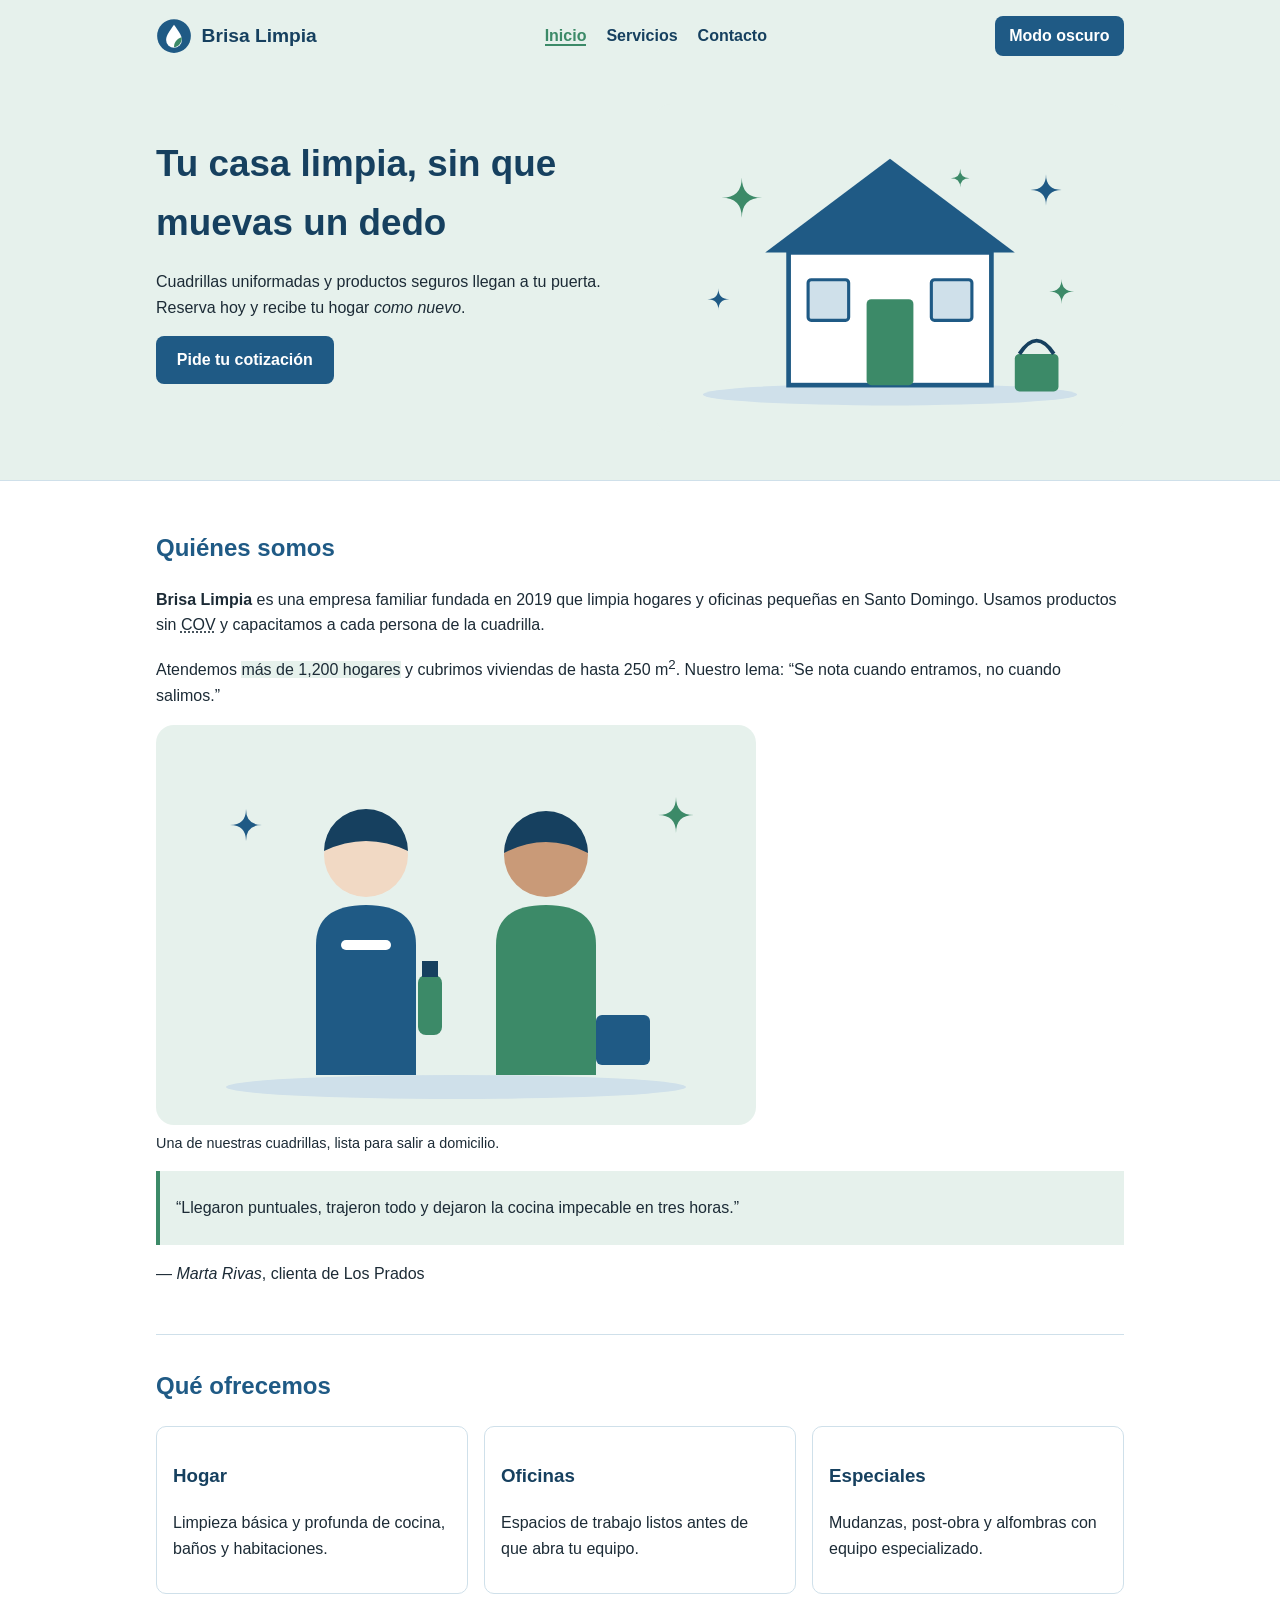
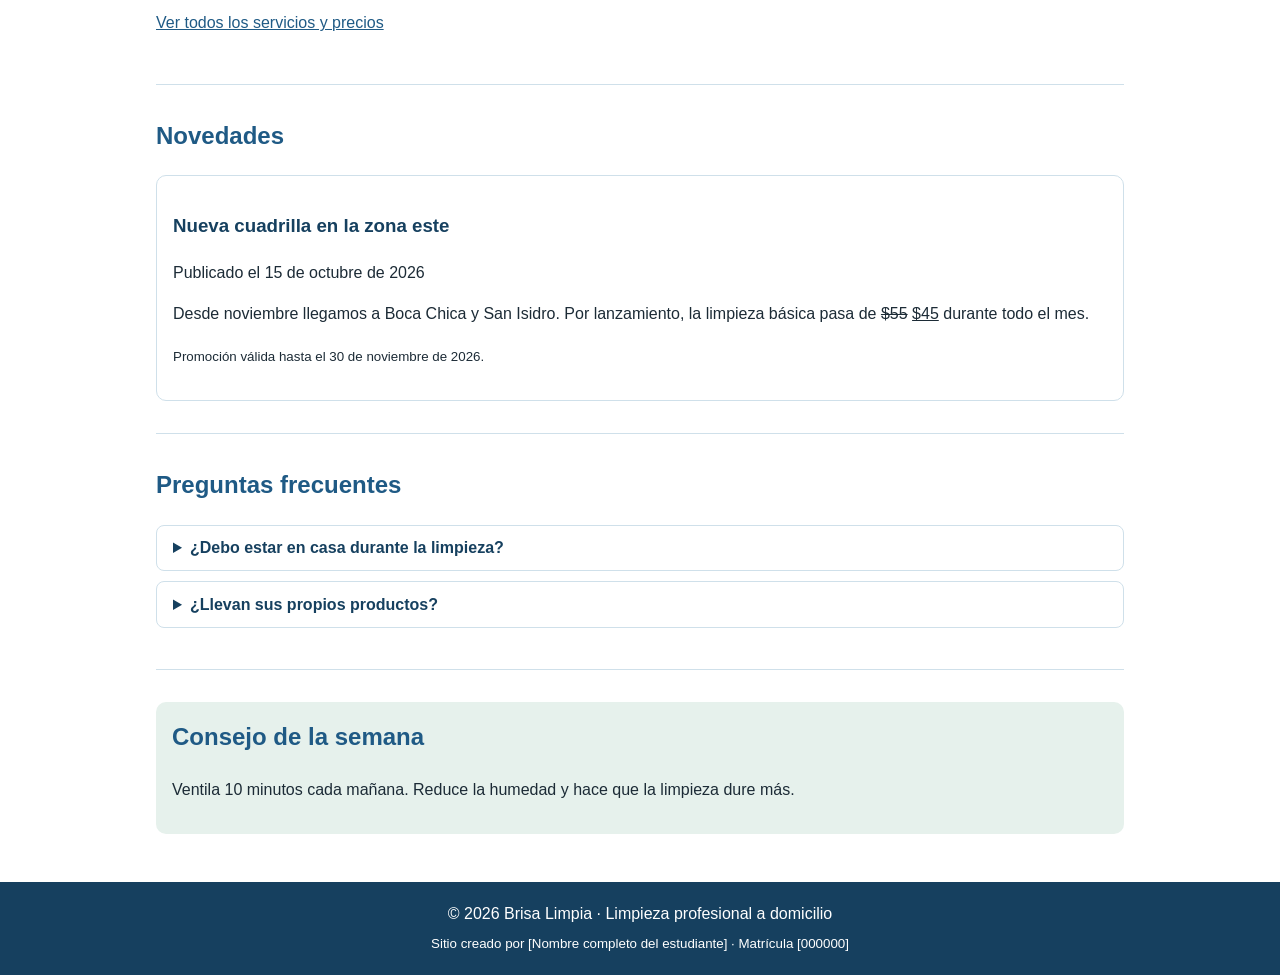
<file: index.html>
<!DOCTYPE html>
<html lang="es">
<head>
<meta charset="UTF-8">
<meta name="viewport" content="width=device-width, initial-scale=1">
<title>Brisa Limpia · Limpieza profesional a domicilio</title>
<meta name="description" content="Limpieza profesional de hogares y oficinas pequeñas a domicilio en Santo Domingo, con cuadrillas capacitadas y productos seguros.">
<link rel="icon" href="img/logo.svg" type="image/svg+xml">
<link rel="stylesheet" href="style.css">
<script src="app.js" defer></script>
</head>
<body>
<header>
<div class="barra">
<a class="marca" href="index.html"><img src="img/logo.svg" alt="Logotipo de Brisa Limpia: una gota blanca con una hoja verde sobre círculo azul" width="36" height="36">Brisa Limpia</a>
<nav aria-label="Principal">
<ul>
<li><a href="index.html">Inicio</a></li>
<li><a href="servicios.html">Servicios</a></li>
<li><a href="contacto.html">Contacto</a></li>
</ul>
</nav>
</div>
<div class="portada">
<div>
<h1>Tu casa limpia, sin que muevas un dedo</h1>
<p>Cuadrillas uniformadas y productos seguros llegan a tu puerta. Reserva hoy y recibe tu hogar <em>como nuevo</em>.</p>
<p><a class="boton" href="contacto.html">Pide tu cotización</a></p>
</div>
<img src="img/hero.svg" alt="Casa de tejado azul con puerta verde, destellos de limpieza y un cubo junto a la entrada" width="600" height="420">
</div>
</header>
<main>
<section id="quienes">
<h2>Quiénes somos</h2>
<p><strong>Brisa Limpia</strong> es una empresa familiar fundada en 2019 que limpia hogares y oficinas pequeñas en Santo Domingo. Usamos productos sin <abbr title="compuestos orgánicos volátiles">COV</abbr> y capacitamos a cada persona de la cuadrilla.</p>
<p>Atendemos <mark>más de 1,200 hogares</mark> y cubrimos viviendas de hasta 250 m<sup>2</sup>. Nuestro lema: <q>Se nota cuando entramos, no cuando salimos.</q></p>
<figure>
<img src="img/equipo.svg" alt="Dos integrantes de la cuadrilla con uniforme azul y verde, una con un rociador de limpieza" width="600" height="400">
<figcaption>Una de nuestras cuadrillas, lista para salir a domicilio.</figcaption>
</figure>
<blockquote>
<p>Llegaron puntuales, trajeron todo y dejaron la cocina impecable en tres horas.</p>
</blockquote>
<p>— <cite>Marta Rivas</cite>, clienta de Los Prados</p>
</section>
<section id="ofrecemos">
<h2>Qué ofrecemos</h2>
<ul class="tarjetas">
<li><h3>Hogar</h3><p>Limpieza básica y profunda de cocina, baños y habitaciones.</p></li>
<li><h3>Oficinas</h3><p>Espacios de trabajo listos antes de que abra tu equipo.</p></li>
<li><h3>Especiales</h3><p>Mudanzas, post-obra y alfombras con equipo especializado.</p></li>
</ul>
<p><a href="servicios.html">Ver todos los servicios y precios</a></p>
</section>
<section id="novedades">
<h2>Novedades</h2>
<article>
<h3>Nueva cuadrilla en la zona este</h3>
<p>Publicado el <time datetime="2026-10-15">15 de octubre de 2026</time></p>
<p>Desde noviembre llegamos a Boca Chica y San Isidro. Por lanzamiento, la limpieza básica pasa de <del>$55</del> <ins>$45</ins> durante todo el mes.</p>
<p><small>Promoción válida hasta el 30 de noviembre de 2026.</small></p>
</article>
</section>
<section id="preguntas">
<h2>Preguntas frecuentes</h2>
<details>
<summary>¿Debo estar en casa durante la limpieza?</summary>
<p>No es obligatorio. Puedes dejarnos acceso con un portero o un familiar.</p>
</details>
<details>
<summary>¿Llevan sus propios productos?</summary>
<p>Sí, traemos productos, aspiradora y paños de microfibra. Tú no pones nada.</p>
</details>
</section>
<aside>
<h2>Consejo de la semana</h2>
<p>Ventila 10 minutos cada mañana. Reduce la humedad y hace que la limpieza dure más.</p>
</aside>
</main>
<footer>
<p>&copy; 2026 Brisa Limpia · Limpieza profesional a domicilio</p>
<p><small>Sitio creado por [Nombre completo del estudiante] · Matrícula [000000]</small></p>
</footer>
</body>
</html>
</file>
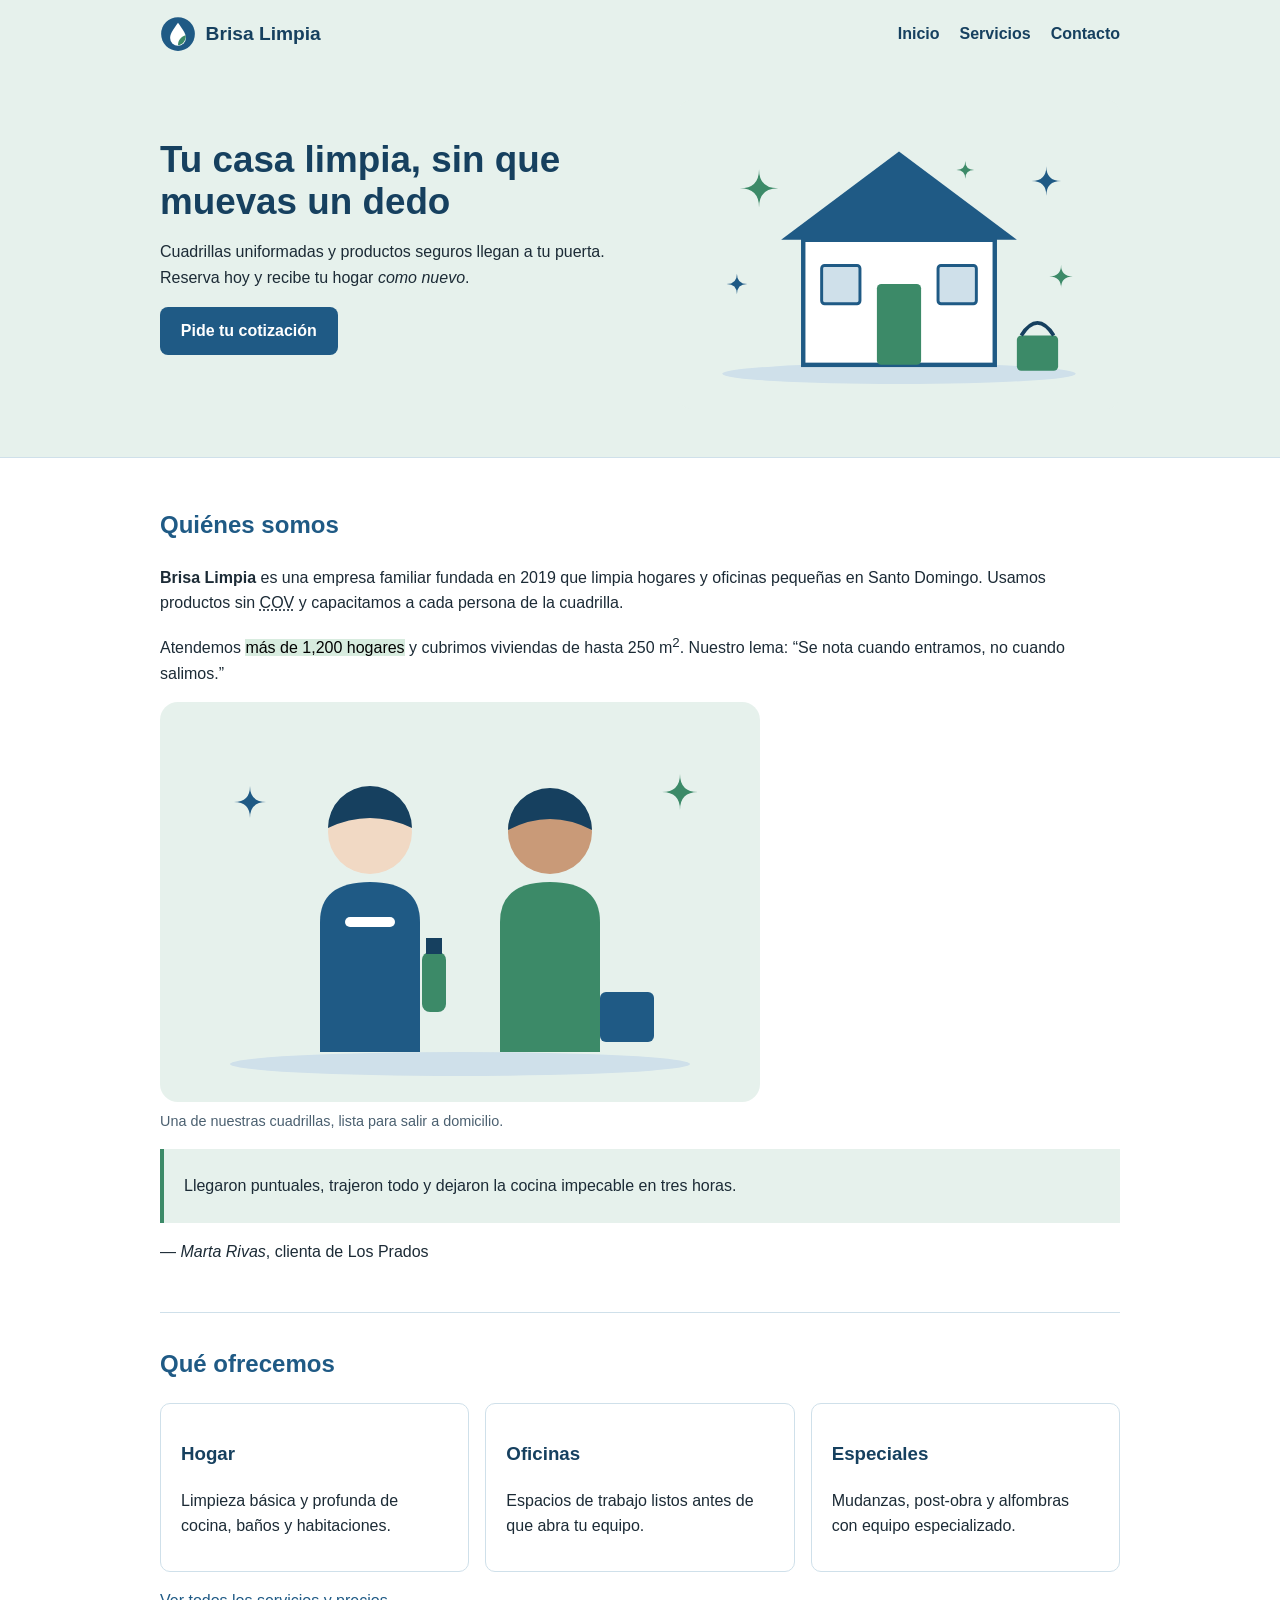
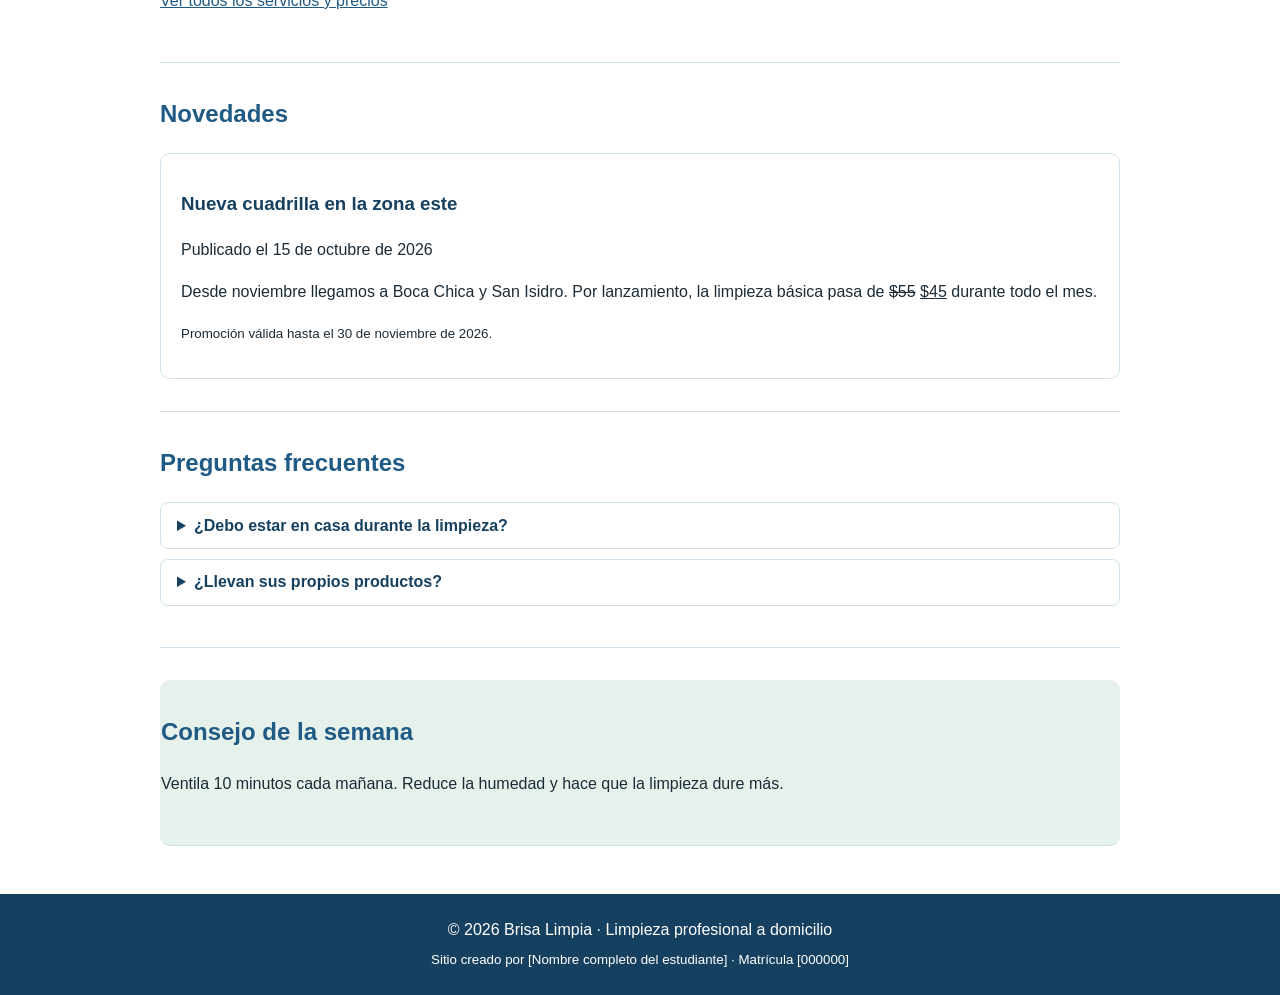
<file: brisa-limpia/index.html>
<!DOCTYPE html>
<html lang="es">
<head>
<meta charset="UTF-8">
<meta name="viewport" content="width=device-width, initial-scale=1">
<title>Brisa Limpia · Limpieza profesional a domicilio</title>
<meta name="description" content="Limpieza profesional de hogares y oficinas pequeñas a domicilio en Santo Domingo, con cuadrillas capacitadas y productos seguros.">
<link rel="icon" href="img/logo.svg" type="image/svg+xml">
<link rel="stylesheet" href="style.css">
</head>
<body>
<header>
<div class="barra">
<a class="marca" href="index.html"><img src="img/logo.svg" alt="Logotipo de Brisa Limpia: una gota blanca con una hoja verde sobre círculo azul" width="36" height="36">Brisa Limpia</a>
<nav aria-label="Principal">
<ul>
<li><a href="index.html">Inicio</a></li>
<li><a href="servicios.html">Servicios</a></li>
<li><a href="contacto.html">Contacto</a></li>
</ul>
</nav>
</div>
<div class="portada">
<div>
<h1>Tu casa limpia, sin que muevas un dedo</h1>
<p>Cuadrillas uniformadas y productos seguros llegan a tu puerta. Reserva hoy y recibe tu hogar <em>como nuevo</em>.</p>
<p><a class="boton" href="contacto.html">Pide tu cotización</a></p>
</div>
<img src="img/hero.svg" alt="Casa de tejado azul con puerta verde, destellos de limpieza y un cubo junto a la entrada" width="600" height="420">
</div>
</header>
<main>
<section id="quienes">
<h2>Quiénes somos</h2>
<p><strong>Brisa Limpia</strong> es una empresa familiar fundada en 2019 que limpia hogares y oficinas pequeñas en Santo Domingo. Usamos productos sin <abbr title="compuestos orgánicos volátiles">COV</abbr> y capacitamos a cada persona de la cuadrilla.</p>
<p>Atendemos <mark>más de 1,200 hogares</mark> y cubrimos viviendas de hasta 250 m<sup>2</sup>. Nuestro lema: <q>Se nota cuando entramos, no cuando salimos.</q></p>
<figure>
<img src="img/equipo.svg" alt="Dos integrantes de la cuadrilla con uniforme azul y verde, una con un rociador de limpieza" width="600" height="400">
<figcaption>Una de nuestras cuadrillas, lista para salir a domicilio.</figcaption>
</figure>
<blockquote>
<p>Llegaron puntuales, trajeron todo y dejaron la cocina impecable en tres horas.</p>
</blockquote>
<p>— <cite>Marta Rivas</cite>, clienta de Los Prados</p>
</section>
<section id="ofrecemos">
<h2>Qué ofrecemos</h2>
<ul class="tarjetas">
<li><h3>Hogar</h3><p>Limpieza básica y profunda de cocina, baños y habitaciones.</p></li>
<li><h3>Oficinas</h3><p>Espacios de trabajo listos antes de que abra tu equipo.</p></li>
<li><h3>Especiales</h3><p>Mudanzas, post-obra y alfombras con equipo especializado.</p></li>
</ul>
<p><a href="servicios.html">Ver todos los servicios y precios</a></p>
</section>
<section id="novedades">
<h2>Novedades</h2>
<article>
<h3>Nueva cuadrilla en la zona este</h3>
<p>Publicado el <time datetime="2026-10-15">15 de octubre de 2026</time></p>
<p>Desde noviembre llegamos a Boca Chica y San Isidro. Por lanzamiento, la limpieza básica pasa de <del>$55</del> <ins>$45</ins> durante todo el mes.</p>
<p><small>Promoción válida hasta el 30 de noviembre de 2026.</small></p>
</article>
</section>
<section id="preguntas">
<h2>Preguntas frecuentes</h2>
<details>
<summary>¿Debo estar en casa durante la limpieza?</summary>
<p>No es obligatorio. Puedes dejarnos acceso con un portero o un familiar.</p>
</details>
<details>
<summary>¿Llevan sus propios productos?</summary>
<p>Sí, traemos productos, aspiradora y paños de microfibra. Tú no pones nada.</p>
</details>
</section>
<aside>
<h2>Consejo de la semana</h2>
<p>Ventila 10 minutos cada mañana. Reduce la humedad y hace que la limpieza dure más.</p>
</aside>
</main>
<footer>
<p>&copy; 2026 Brisa Limpia · Limpieza profesional a domicilio</p>
<p><small>Sitio creado por [Nombre completo del estudiante] · Matrícula [000000]</small></p>
</footer>
</body>
</html>
</file>
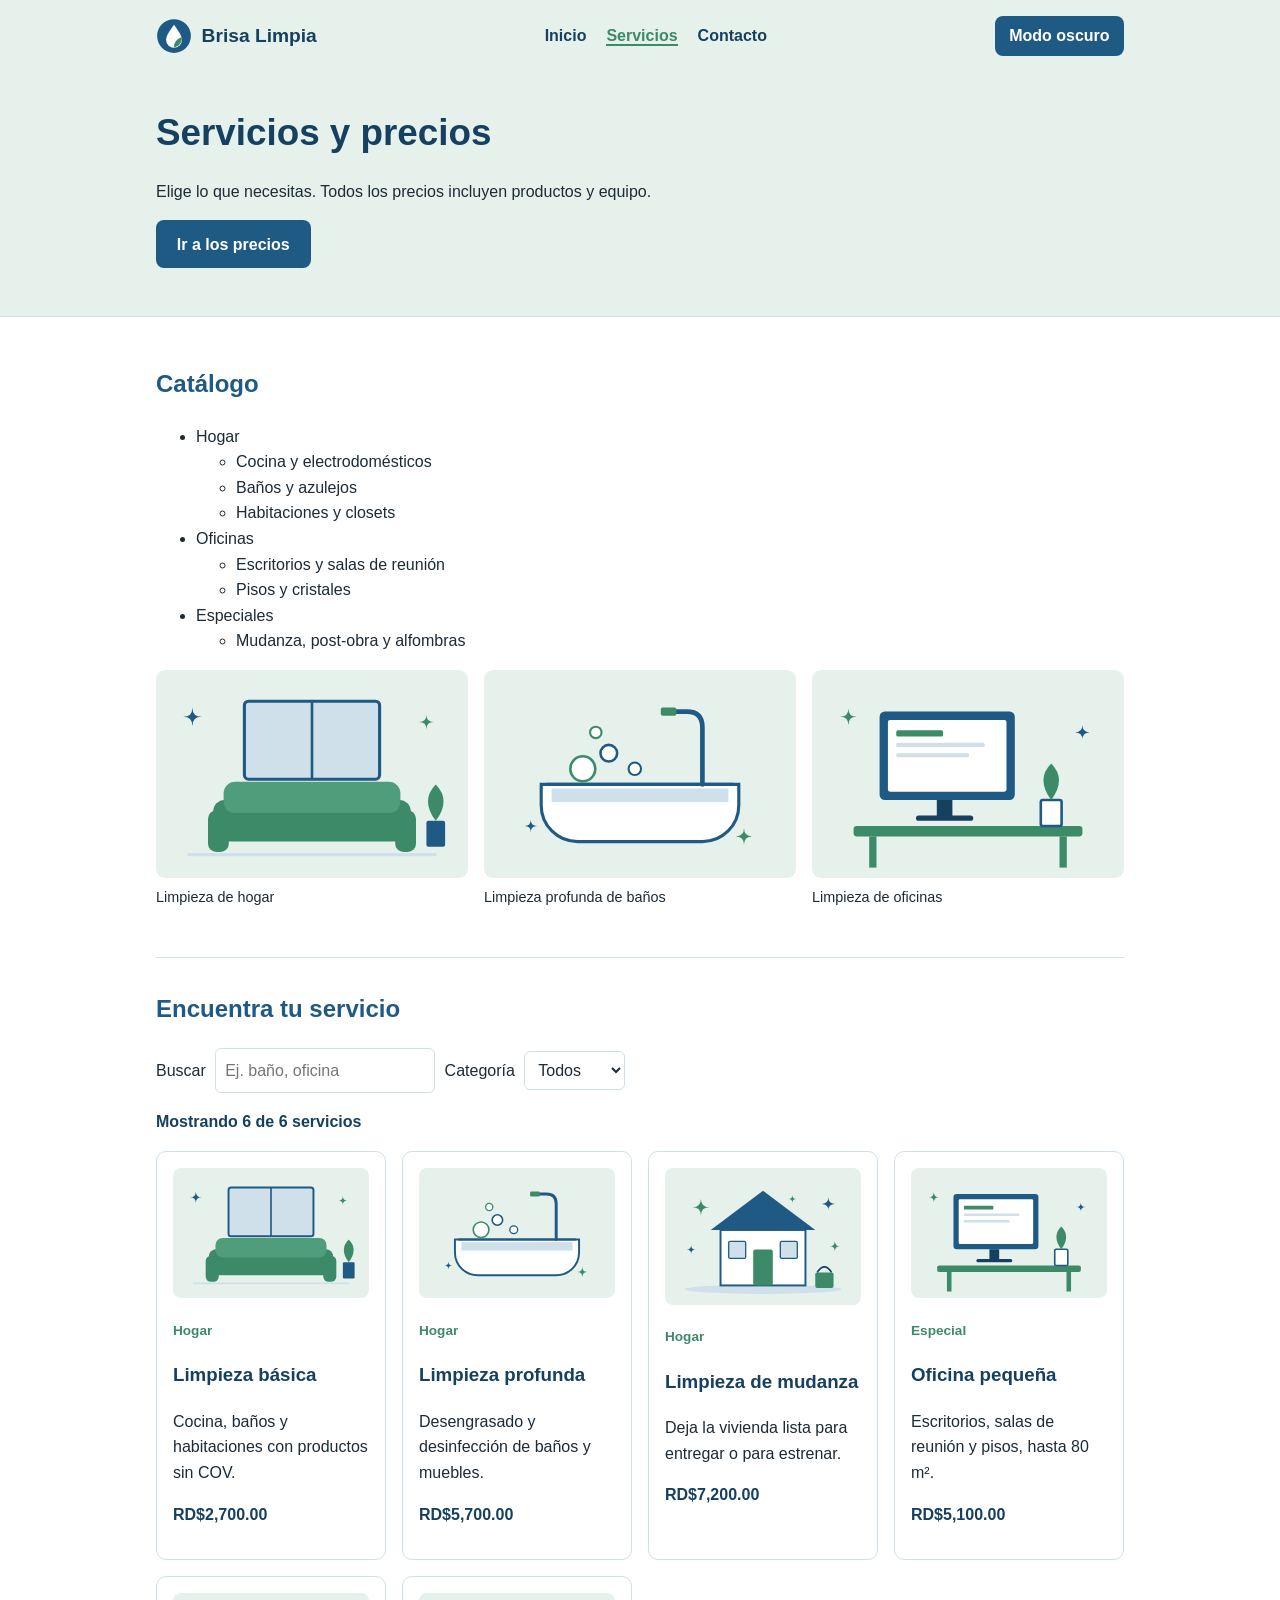
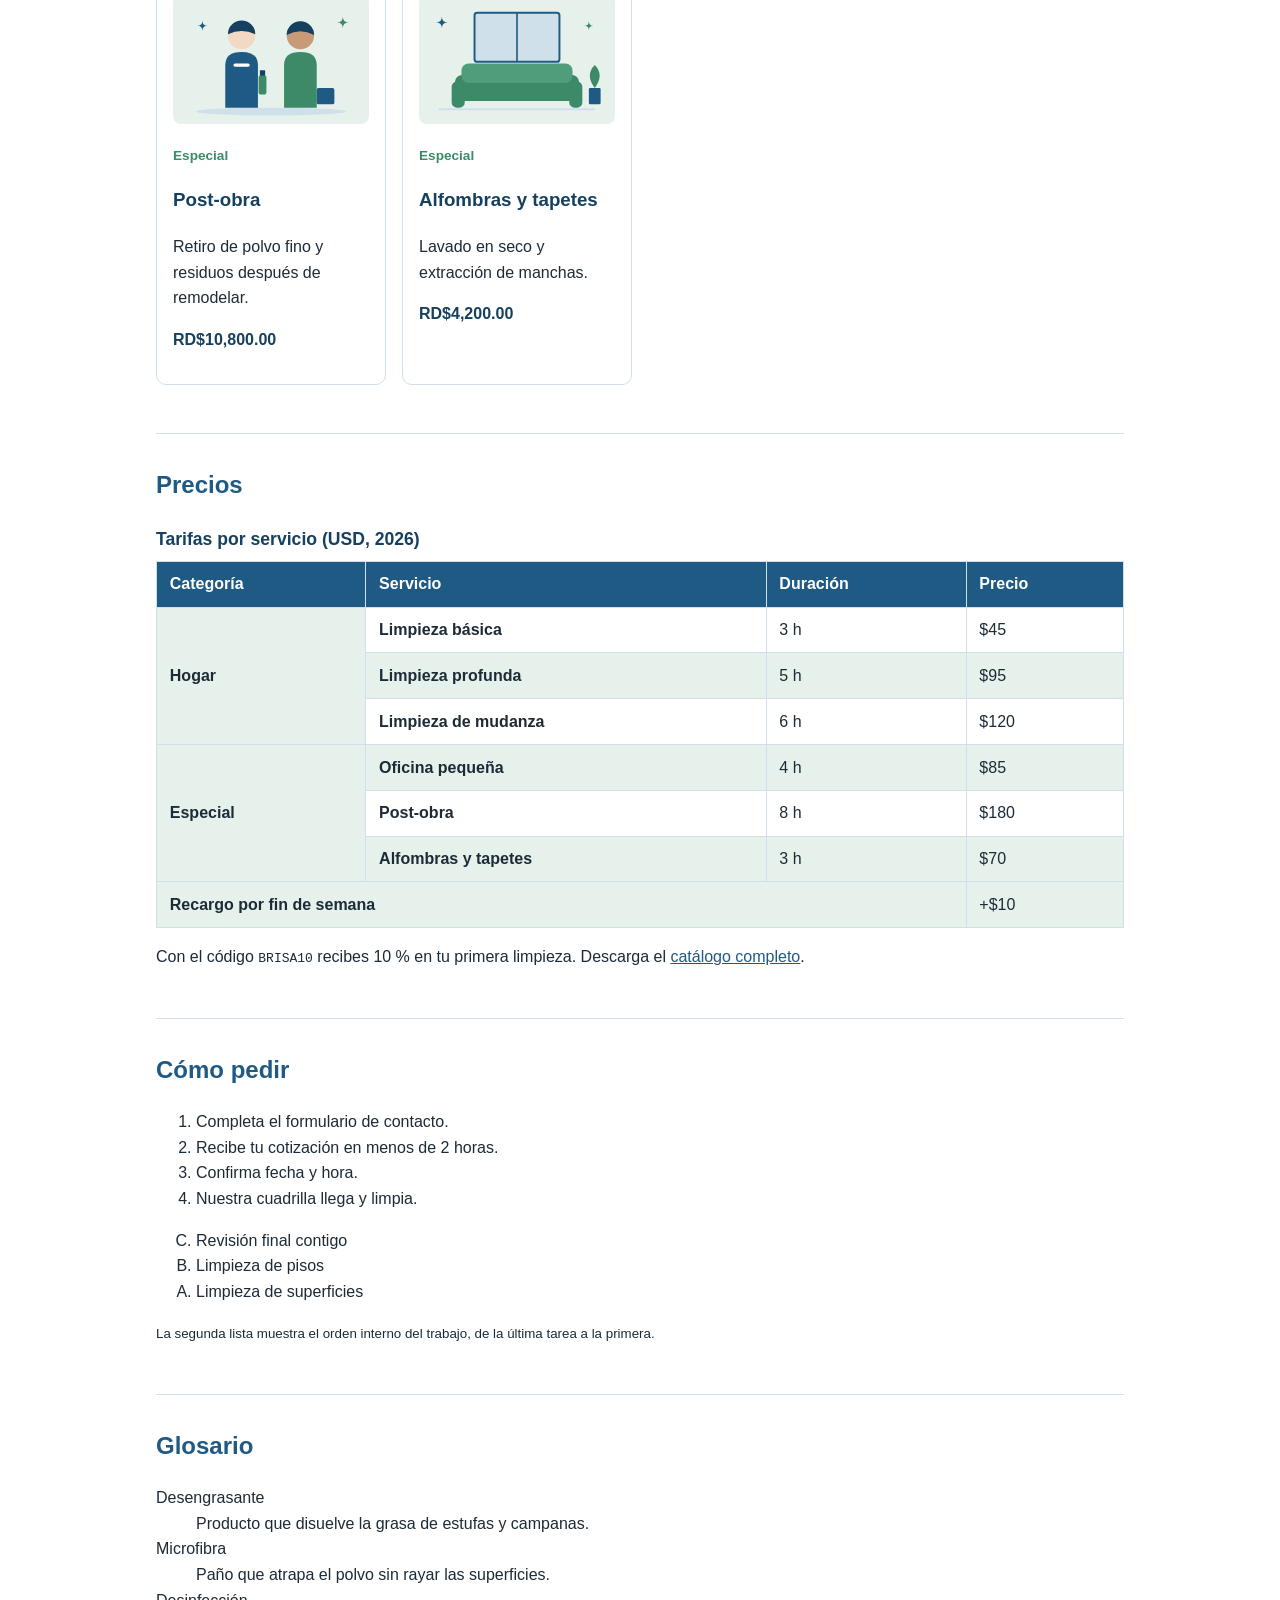
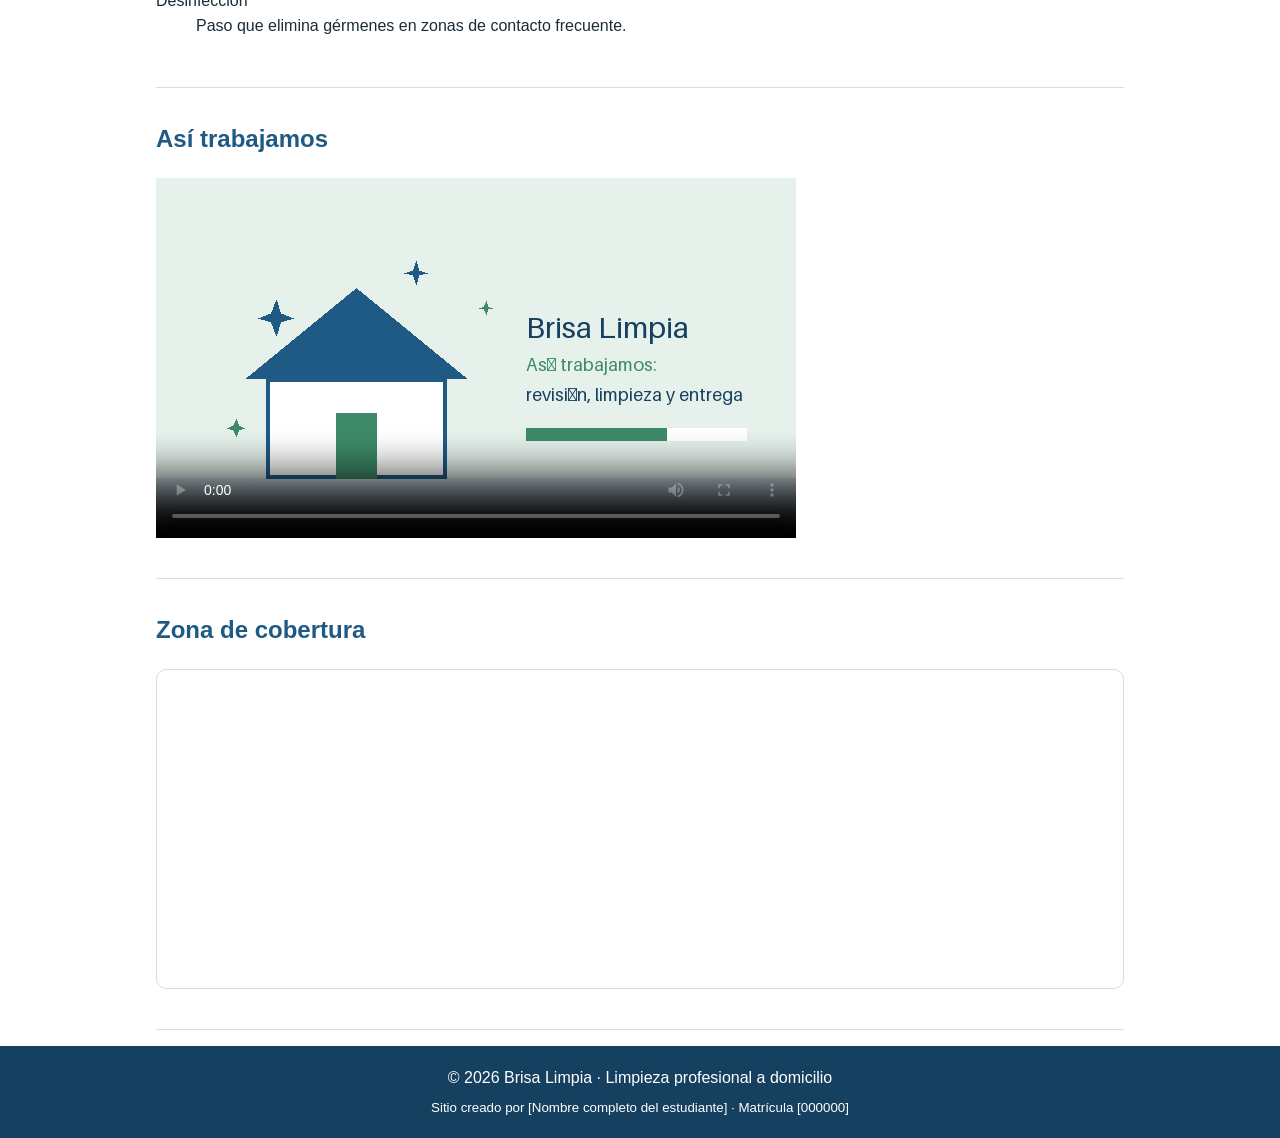
<file: servicios.html>
<!DOCTYPE html>
<html lang="es">
<head>
<meta charset="UTF-8">
<meta name="viewport" content="width=device-width, initial-scale=1">
<title>Servicios y precios · Brisa Limpia</title>
<meta name="description" content="Catálogo de limpieza del hogar, oficinas y servicios especiales con tabla de precios, glosario y zona de cobertura.">
<link rel="icon" href="img/logo.svg" type="image/svg+xml">
<link rel="stylesheet" href="style.css">
<script src="app.js" defer></script>
</head>
<body>
<header>
<div class="barra">
<a class="marca" href="index.html"><img src="img/logo.svg" alt="Logotipo de Brisa Limpia: una gota blanca con una hoja verde sobre círculo azul" width="36" height="36">Brisa Limpia</a>
<nav aria-label="Principal">
<ul>
<li><a href="index.html">Inicio</a></li>
<li><a href="servicios.html">Servicios</a></li>
<li><a href="contacto.html">Contacto</a></li>
</ul>
</nav>
</div>
<div class="portada simple">
<div>
<h1>Servicios y precios</h1>
<p>Elige lo que necesitas. Todos los precios incluyen productos y equipo.</p>
<p><a class="boton" href="#precios">Ir a los precios</a></p>
</div>

</div>
</header>
<main>
<section id="catalogo">
<h2>Catálogo</h2>
<ul>
<li>Hogar
<ul>
<li>Cocina y electrodomésticos</li>
<li>Baños y azulejos</li>
<li>Habitaciones y closets</li>
</ul>
</li>
<li>Oficinas
<ul>
<li>Escritorios y salas de reunión</li>
<li>Pisos y cristales</li>
</ul>
</li>
<li>Especiales
<ul>
<li>Mudanza, post-obra y alfombras</li>
</ul>
</li>
</ul>
<div class="galeria">
<figure>
<img src="img/hogar.svg" alt="Sala con sofá verde, ventana grande y una planta, todo ordenado y limpio" width="600" height="400">
<figcaption>Limpieza de hogar</figcaption>
</figure>
<figure>
<img src="img/profunda.svg" alt="Bañera blanca con burbujas y grifo azul, recién desinfectada" width="600" height="400">
<figcaption>Limpieza profunda de baños</figcaption>
</figure>
<figure>
<img src="img/oficina.svg" alt="Escritorio de oficina con monitor encendido, lámpara y una planta" width="600" height="400">
<figcaption>Limpieza de oficinas</figcaption>
</figure>
</div>
</section>
<section id="precios">
<h2>Precios</h2>
<div class="tabla-caja">
<table>
<caption>Tarifas por servicio (USD, 2026)</caption>
<thead>
<tr><th scope="col">Categoría</th><th scope="col">Servicio</th><th scope="col">Duración</th><th scope="col">Precio</th></tr>
</thead>
<tbody>
<tr><th scope="rowgroup" rowspan="3">Hogar</th><th scope="row">Limpieza básica</th><td>3 h</td><td>$45</td></tr>
<tr><th scope="row">Limpieza profunda</th><td>5 h</td><td>$95</td></tr>
<tr><th scope="row">Limpieza de mudanza</th><td>6 h</td><td>$120</td></tr>
<tr><th scope="rowgroup" rowspan="3">Especial</th><th scope="row">Oficina pequeña</th><td>4 h</td><td>$85</td></tr>
<tr><th scope="row">Post-obra</th><td>8 h</td><td>$180</td></tr>
<tr><th scope="row">Alfombras y tapetes</th><td>3 h</td><td>$70</td></tr>
</tbody>
<tfoot>
<tr><th scope="row" colspan="3">Recargo por fin de semana</th><td>+$10</td></tr>
</tfoot>
</table>
</div>
<p>Con el código <code>BRISA10</code> recibes 10 % en tu primera limpieza. Descarga el <a href="docs/catalogo-brisa-limpia.txt" download>catálogo completo</a>.</p>
</section>
<section id="pedir">
<h2>Cómo pedir</h2>
<ol start="1">
<li>Completa el formulario de contacto.</li>
<li>Recibe tu cotización en menos de 2 horas.</li>
<li>Confirma fecha y hora.</li>
<li>Nuestra cuadrilla llega y limpia.</li>
</ol>
<ol reversed type="A">
<li>Revisión final contigo</li>
<li>Limpieza de pisos</li>
<li>Limpieza de superficies</li>
</ol>
<p><small>La segunda lista muestra el orden interno del trabajo, de la última tarea a la primera.</small></p>
</section>
<section id="glosario">
<h2>Glosario</h2>
<dl>
<dt>Desengrasante</dt>
<dd>Producto que disuelve la grasa de estufas y campanas.</dd>
<dt>Microfibra</dt>
<dd>Paño que atrapa el polvo sin rayar las superficies.</dd>
<dt>Desinfección</dt>
<dd>Paso que elimina gérmenes en zonas de contacto frecuente.</dd>
</dl>
</section>
<section id="video">
<h2>Así trabajamos</h2>
<video controls width="640" poster="img/poster.png">
<source src="media/como-trabajamos.mp4" type="video/mp4">
<p>Tu navegador no reproduce video. <a href="media/como-trabajamos.mp4">Descárgalo aquí</a>.</p>
</video>
</section>
<section id="cobertura">
<h2>Zona de cobertura</h2>
<iframe title="Mapa de la zona de cobertura en Santo Domingo" src="https://www.openstreetmap.org/export/embed.html?bbox=-69.99%2C18.43%2C-69.83%2C18.53&amp;layer=mapnik" loading="lazy"></iframe>
</section>
</main>
<footer>
<p>&copy; 2026 Brisa Limpia · Limpieza profesional a domicilio</p>
<p><small>Sitio creado por [Nombre completo del estudiante] · Matrícula [000000]</small></p>
</footer>
</body>
</html>
</file>
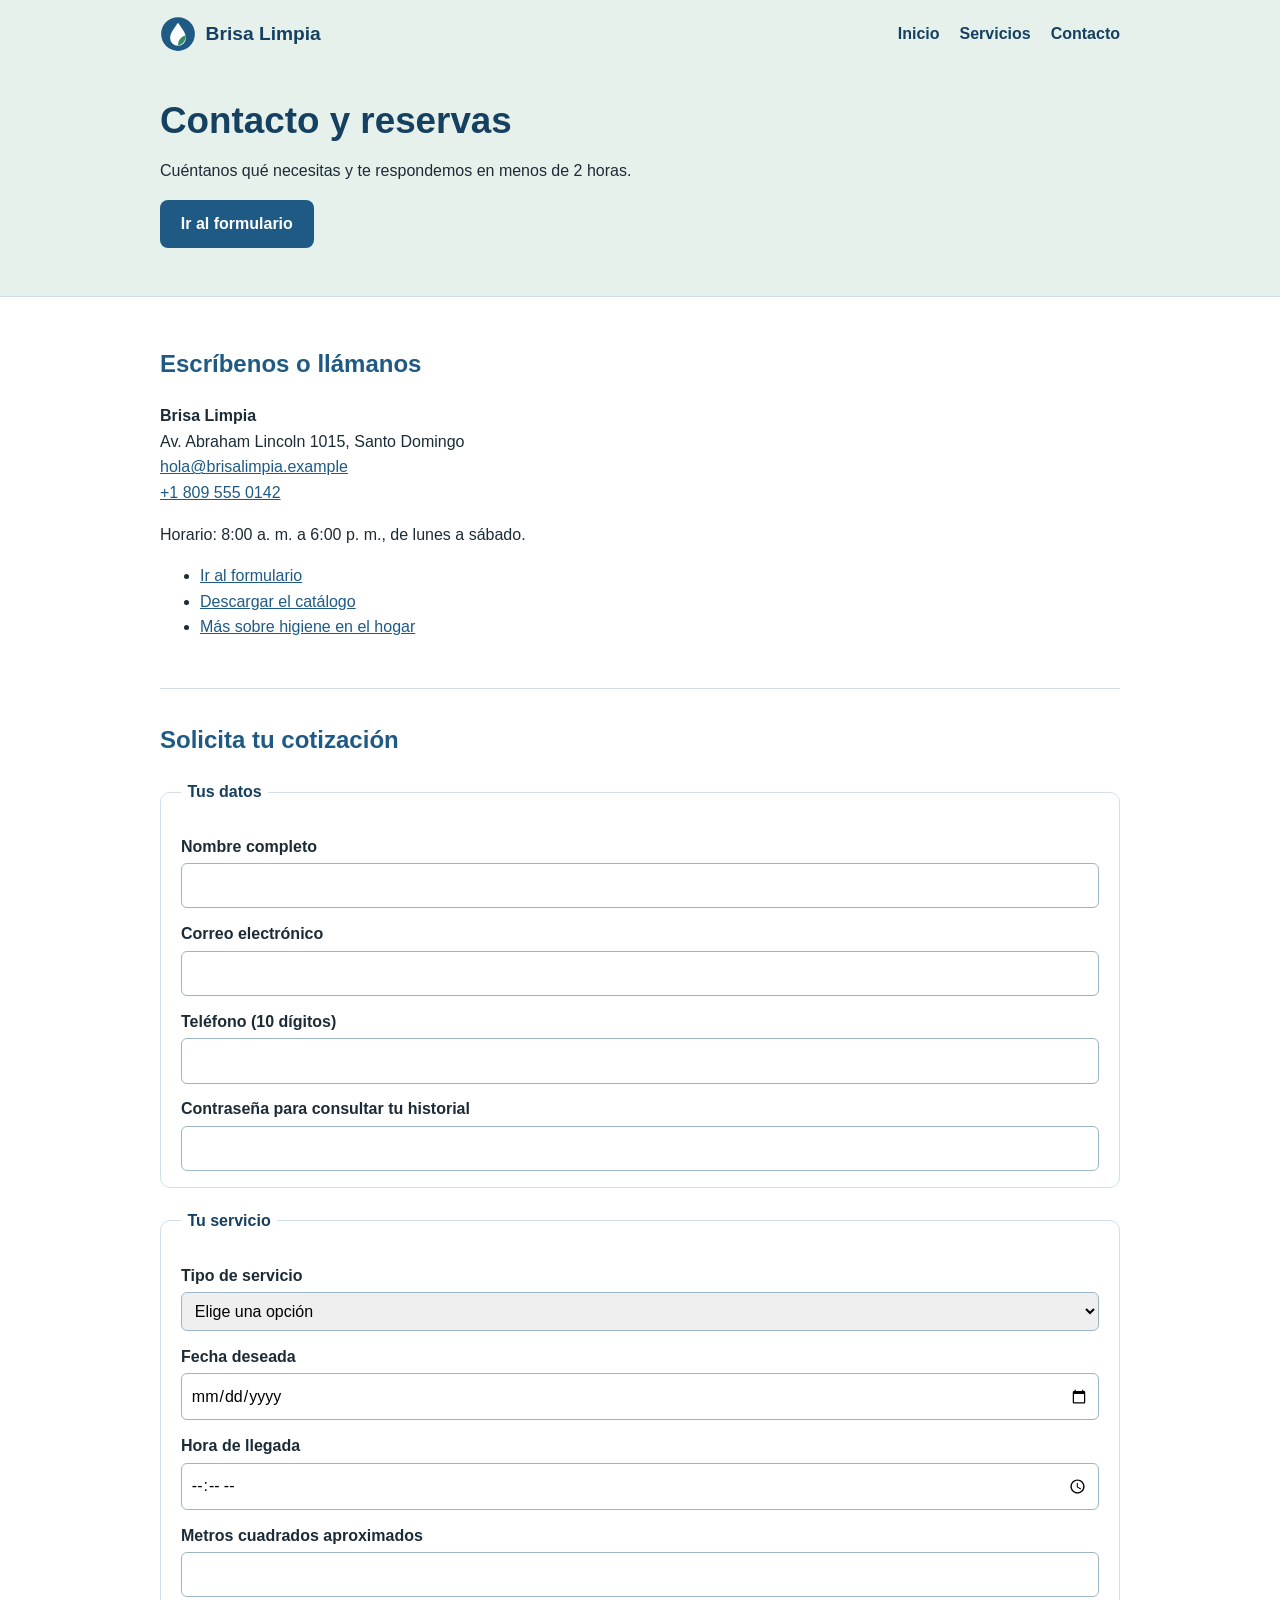
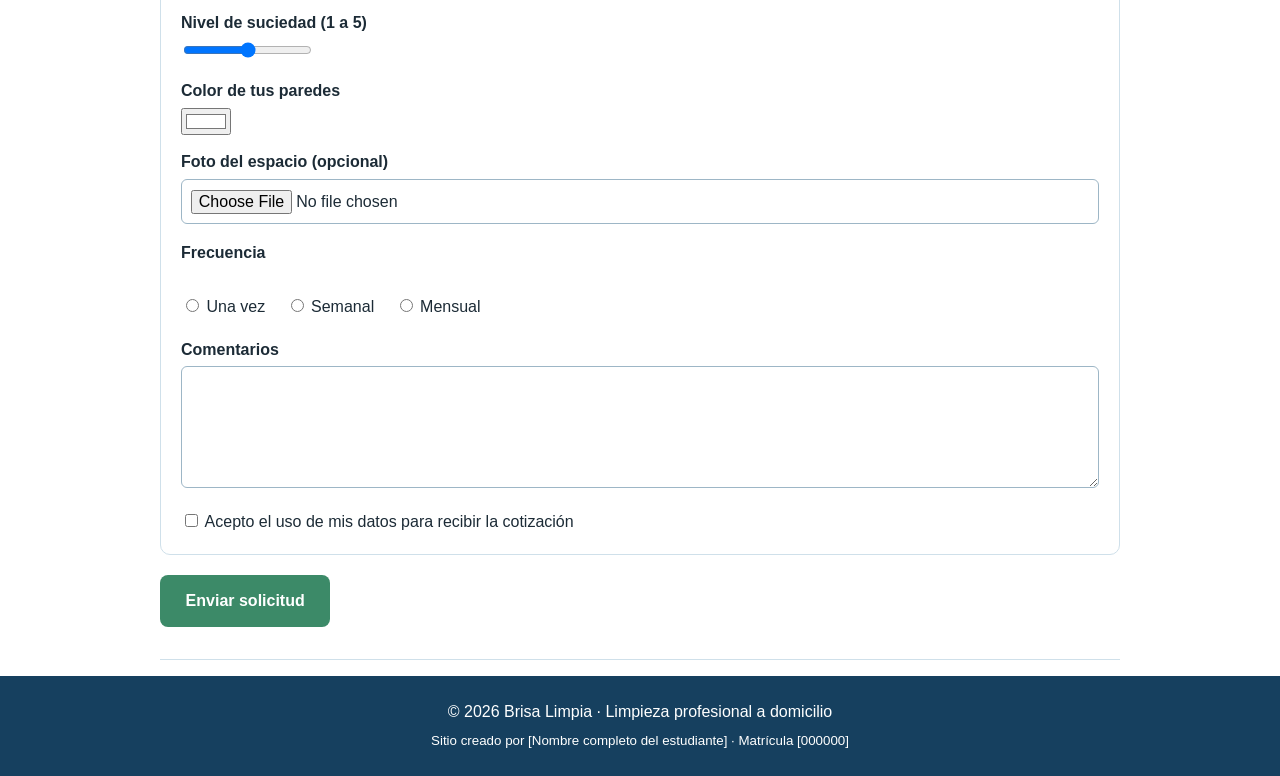
<file: brisa-limpia/contacto.html>
<!DOCTYPE html>
<html lang="es">
<head>
<meta charset="UTF-8">
<meta name="viewport" content="width=device-width, initial-scale=1">
<title>Contacto y reservas · Brisa Limpia</title>
<meta name="description" content="Solicita tu cotización de limpieza a domicilio: formulario, teléfono, correo y dirección de Brisa Limpia.">
<link rel="icon" href="img/logo.svg" type="image/svg+xml">
<link rel="stylesheet" href="style.css">
</head>
<body>
<header>
<div class="barra">
<a class="marca" href="index.html"><img src="img/logo.svg" alt="Logotipo de Brisa Limpia: una gota blanca con una hoja verde sobre círculo azul" width="36" height="36">Brisa Limpia</a>
<nav aria-label="Principal">
<ul>
<li><a href="index.html">Inicio</a></li>
<li><a href="servicios.html">Servicios</a></li>
<li><a href="contacto.html">Contacto</a></li>
</ul>
</nav>
</div>
<div class="portada simple">
<div>
<h1>Contacto y reservas</h1>
<p>Cuéntanos qué necesitas y te respondemos en menos de 2 horas.</p>
<p><a class="boton" href="#formulario">Ir al formulario</a></p>
</div>

</div>
</header>
<main>
<section id="datos">
<h2>Escríbenos o llámanos</h2>
<address>
<strong>Brisa Limpia</strong><br>
Av. Abraham Lincoln 1015, Santo Domingo<br>
<a href="mailto:hola@brisalimpia.example">hola@brisalimpia.example</a><br>
<a href="tel:+18095550142">+1 809 555 0142</a>
</address>
<p>Horario: <time datetime="08:00">8:00 a. m.</time> a <time datetime="18:00">6:00 p. m.</time>, de lunes a sábado.</p>
<ul>
<li><a href="#formulario">Ir al formulario</a></li>
<li><a href="docs/catalogo-brisa-limpia.txt" download>Descargar el catálogo</a></li>
<li><a href="https://es.wikipedia.org/wiki/Higiene" target="_blank" rel="noopener">Más sobre higiene en el hogar</a></li>
</ul>
</section>
<section id="formulario">
<h2>Solicita tu cotización</h2>
<form method="post">
<fieldset>
<legend>Tus datos</legend>
<label for="nombre">Nombre completo</label>
<input type="text" id="nombre" name="nombre" required minlength="3" maxlength="60" autocomplete="name">
<label for="correo">Correo electrónico</label>
<input type="email" id="correo" name="correo" required autocomplete="email">
<label for="telefono">Teléfono (10 dígitos)</label>
<input type="tel" id="telefono" name="telefono" required pattern="[0-9]{10}" maxlength="10" autocomplete="tel">
<label for="clave">Contraseña para consultar tu historial</label>
<input type="password" id="clave" name="clave" required minlength="8" autocomplete="new-password">
</fieldset>
<fieldset>
<legend>Tu servicio</legend>
<label for="servicio">Tipo de servicio</label>
<select id="servicio" name="servicio" required>
<option value="">Elige una opción</option>
<optgroup label="Hogar">
<option value="basica">Limpieza básica</option>
<option value="profunda">Limpieza profunda</option>
<option value="mudanza">Limpieza de mudanza</option>
</optgroup>
<optgroup label="Especial">
<option value="oficina">Oficina pequeña</option>
<option value="postobra">Post-obra</option>
<option value="alfombras">Alfombras y tapetes</option>
</optgroup>
</select>
<label for="fecha">Fecha deseada</label>
<input type="date" id="fecha" name="fecha" min="2026-11-01" required>
<label for="hora">Hora de llegada</label>
<input type="time" id="hora" name="hora" min="07:00" max="16:00">
<label for="metros">Metros cuadrados aproximados</label>
<input type="number" id="metros" name="metros" min="20" max="500" step="5" required>
<label for="suciedad">Nivel de suciedad (1 a 5)</label>
<input type="range" id="suciedad" name="suciedad" min="1" max="5" value="3">
<label for="color">Color de tus paredes</label>
<input type="color" id="color" name="color" value="#ffffff">
<label for="foto">Foto del espacio (opcional)</label>
<input type="file" id="foto" name="foto" accept="image/*">
<p><strong id="frecuencia">Frecuencia</strong></p>
<div role="radiogroup" aria-labelledby="frecuencia">
<label class="en-linea" for="f-una"><input type="radio" id="f-una" name="frecuencia" value="una" required> Una vez</label>
<label class="en-linea" for="f-semanal"><input type="radio" id="f-semanal" name="frecuencia" value="semanal"> Semanal</label>
<label class="en-linea" for="f-mensual"><input type="radio" id="f-mensual" name="frecuencia" value="mensual"> Mensual</label>
</div>
<label for="comentarios">Comentarios</label>
<textarea id="comentarios" name="comentarios" rows="4" maxlength="300"></textarea>
<label class="en-linea" for="acepto"><input type="checkbox" id="acepto" name="acepto" required> Acepto el uso de mis datos para recibir la cotización</label>
</fieldset>
<button type="submit">Enviar solicitud</button>
</form>
</section>
</main>
<footer>
<p>&copy; 2026 Brisa Limpia · Limpieza profesional a domicilio</p>
<p><small>Sitio creado por [Nombre completo del estudiante] · Matrícula [000000]</small></p>
</footer>
</body>
</html>
</file>
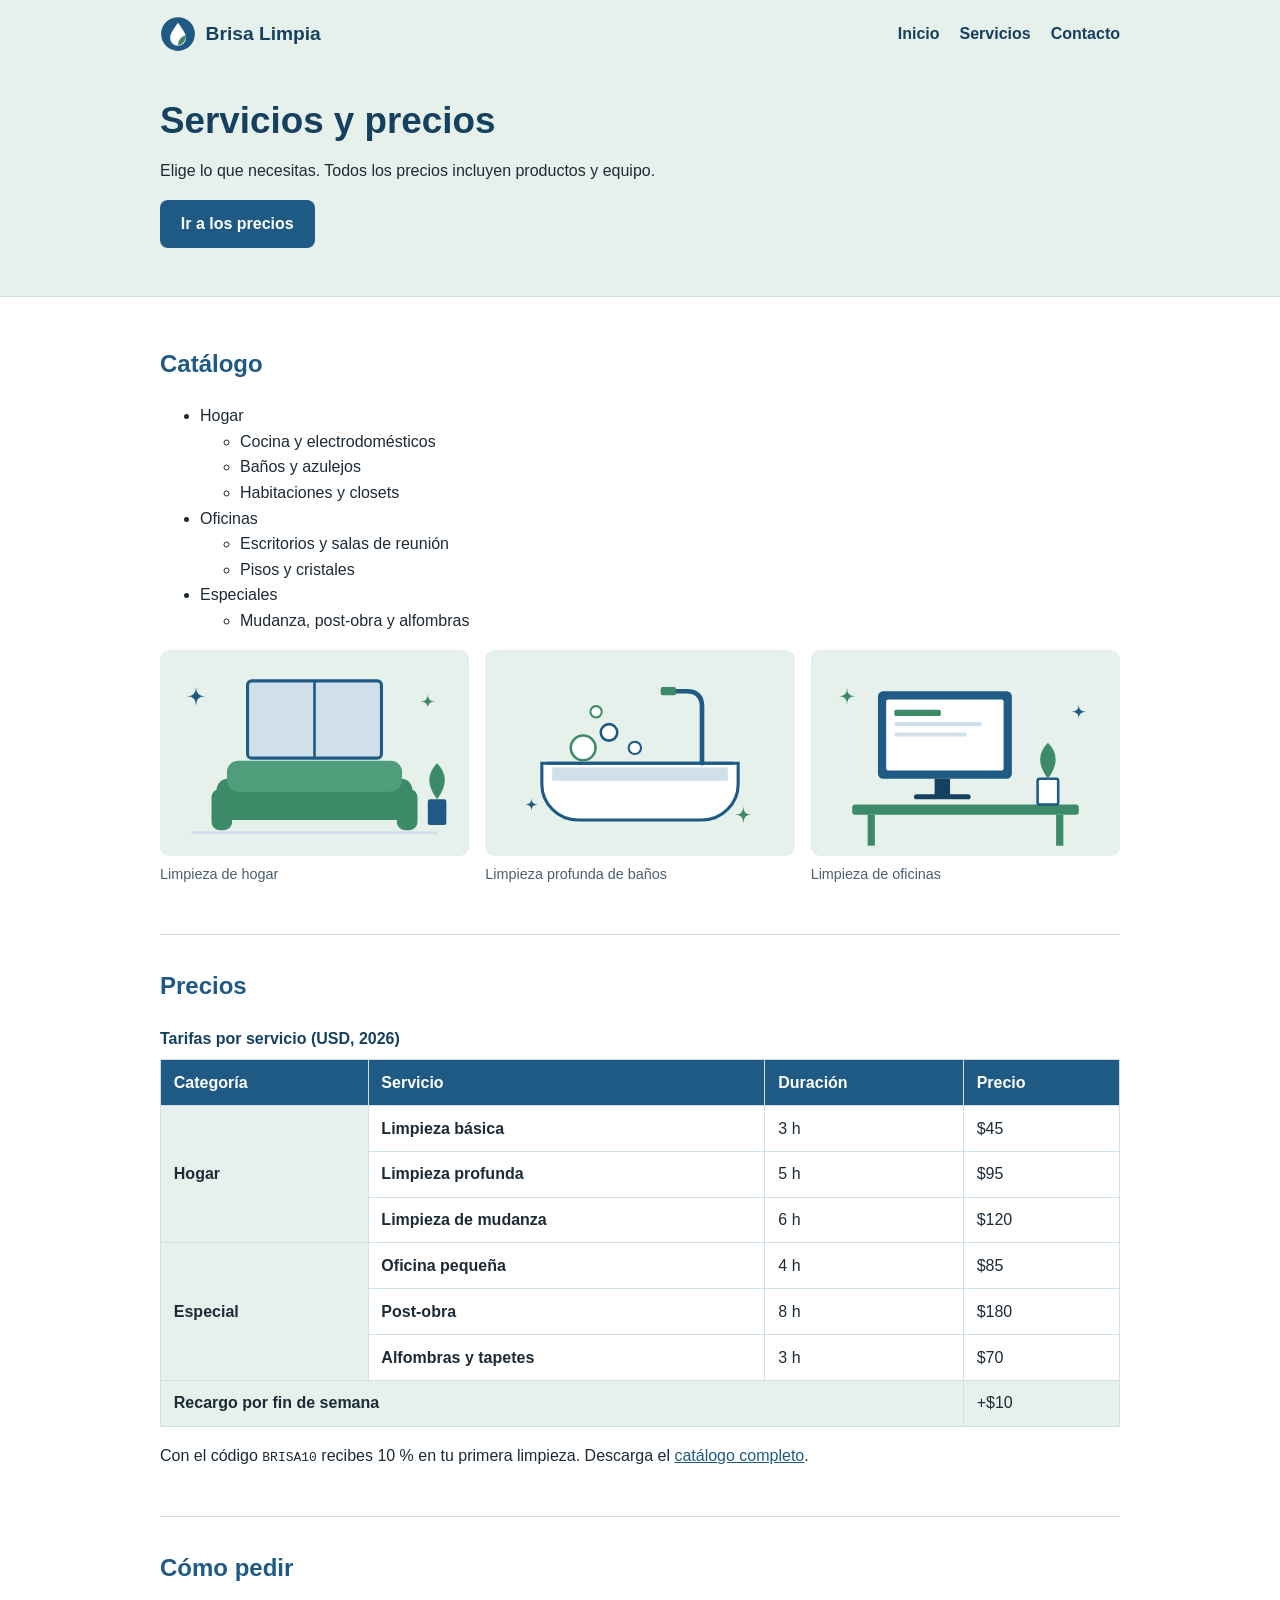
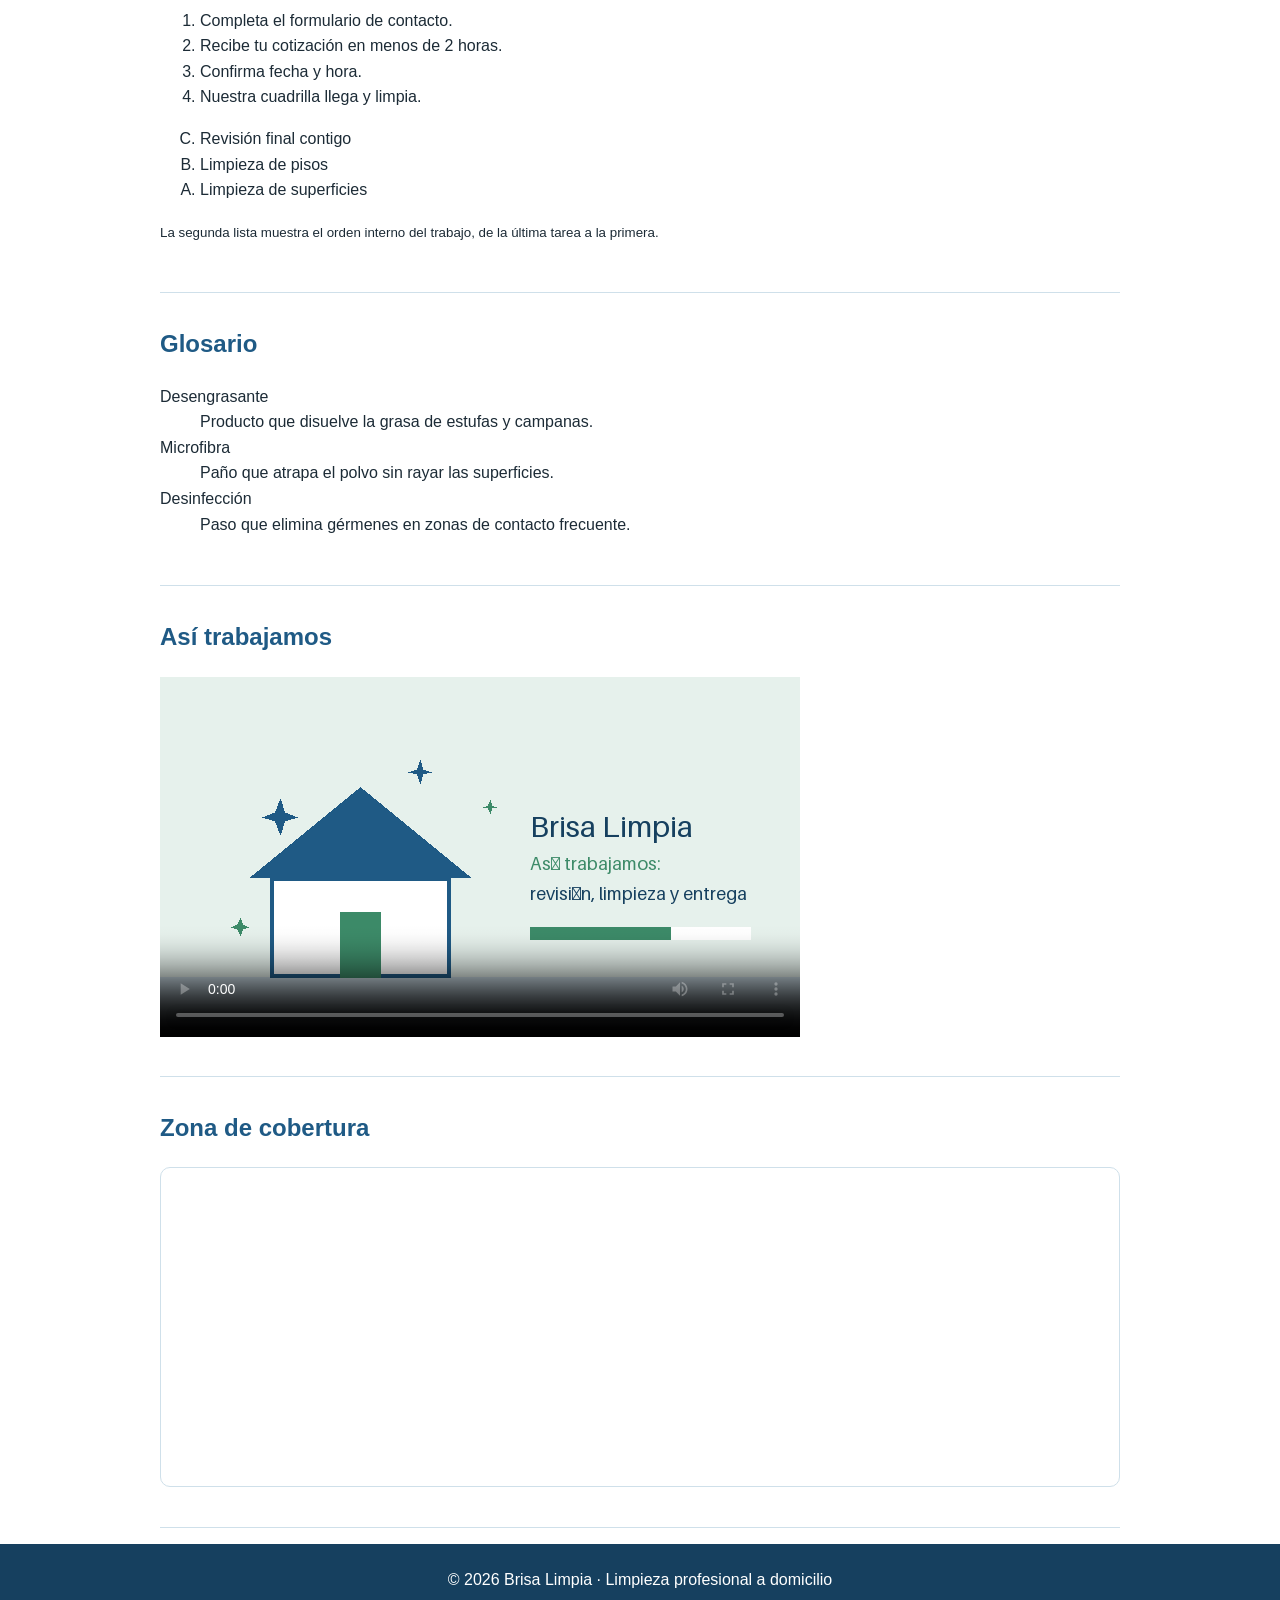
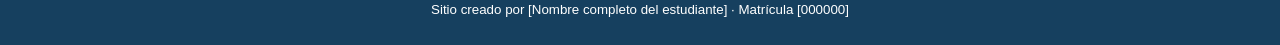
<file: brisa-limpia/servicios.html>
<!DOCTYPE html>
<html lang="es">
<head>
<meta charset="UTF-8">
<meta name="viewport" content="width=device-width, initial-scale=1">
<title>Servicios y precios · Brisa Limpia</title>
<meta name="description" content="Catálogo de limpieza del hogar, oficinas y servicios especiales con tabla de precios, glosario y zona de cobertura.">
<link rel="icon" href="img/logo.svg" type="image/svg+xml">
<link rel="stylesheet" href="style.css">
</head>
<body>
<header>
<div class="barra">
<a class="marca" href="index.html"><img src="img/logo.svg" alt="Logotipo de Brisa Limpia: una gota blanca con una hoja verde sobre círculo azul" width="36" height="36">Brisa Limpia</a>
<nav aria-label="Principal">
<ul>
<li><a href="index.html">Inicio</a></li>
<li><a href="servicios.html">Servicios</a></li>
<li><a href="contacto.html">Contacto</a></li>
</ul>
</nav>
</div>
<div class="portada simple">
<div>
<h1>Servicios y precios</h1>
<p>Elige lo que necesitas. Todos los precios incluyen productos y equipo.</p>
<p><a class="boton" href="#precios">Ir a los precios</a></p>
</div>

</div>
</header>
<main>
<section id="catalogo">
<h2>Catálogo</h2>
<ul>
<li>Hogar
<ul>
<li>Cocina y electrodomésticos</li>
<li>Baños y azulejos</li>
<li>Habitaciones y closets</li>
</ul>
</li>
<li>Oficinas
<ul>
<li>Escritorios y salas de reunión</li>
<li>Pisos y cristales</li>
</ul>
</li>
<li>Especiales
<ul>
<li>Mudanza, post-obra y alfombras</li>
</ul>
</li>
</ul>
<div class="galeria">
<figure>
<img src="img/hogar.svg" alt="Sala con sofá verde, ventana grande y una planta, todo ordenado y limpio" width="600" height="400">
<figcaption>Limpieza de hogar</figcaption>
</figure>
<figure>
<img src="img/profunda.svg" alt="Bañera blanca con burbujas y grifo azul, recién desinfectada" width="600" height="400">
<figcaption>Limpieza profunda de baños</figcaption>
</figure>
<figure>
<img src="img/oficina.svg" alt="Escritorio de oficina con monitor encendido, lámpara y una planta" width="600" height="400">
<figcaption>Limpieza de oficinas</figcaption>
</figure>
</div>
</section>
<section id="precios">
<h2>Precios</h2>
<div class="tabla-caja">
<table>
<caption>Tarifas por servicio (USD, 2026)</caption>
<thead>
<tr><th scope="col">Categoría</th><th scope="col">Servicio</th><th scope="col">Duración</th><th scope="col">Precio</th></tr>
</thead>
<tbody>
<tr><th scope="rowgroup" rowspan="3">Hogar</th><th scope="row">Limpieza básica</th><td>3 h</td><td>$45</td></tr>
<tr><th scope="row">Limpieza profunda</th><td>5 h</td><td>$95</td></tr>
<tr><th scope="row">Limpieza de mudanza</th><td>6 h</td><td>$120</td></tr>
<tr><th scope="rowgroup" rowspan="3">Especial</th><th scope="row">Oficina pequeña</th><td>4 h</td><td>$85</td></tr>
<tr><th scope="row">Post-obra</th><td>8 h</td><td>$180</td></tr>
<tr><th scope="row">Alfombras y tapetes</th><td>3 h</td><td>$70</td></tr>
</tbody>
<tfoot>
<tr><th scope="row" colspan="3">Recargo por fin de semana</th><td>+$10</td></tr>
</tfoot>
</table>
</div>
<p>Con el código <code>BRISA10</code> recibes 10 % en tu primera limpieza. Descarga el <a href="docs/catalogo-brisa-limpia.txt" download>catálogo completo</a>.</p>
</section>
<section id="pedir">
<h2>Cómo pedir</h2>
<ol start="1">
<li>Completa el formulario de contacto.</li>
<li>Recibe tu cotización en menos de 2 horas.</li>
<li>Confirma fecha y hora.</li>
<li>Nuestra cuadrilla llega y limpia.</li>
</ol>
<ol reversed type="A">
<li>Revisión final contigo</li>
<li>Limpieza de pisos</li>
<li>Limpieza de superficies</li>
</ol>
<p><small>La segunda lista muestra el orden interno del trabajo, de la última tarea a la primera.</small></p>
</section>
<section id="glosario">
<h2>Glosario</h2>
<dl>
<dt>Desengrasante</dt>
<dd>Producto que disuelve la grasa de estufas y campanas.</dd>
<dt>Microfibra</dt>
<dd>Paño que atrapa el polvo sin rayar las superficies.</dd>
<dt>Desinfección</dt>
<dd>Paso que elimina gérmenes en zonas de contacto frecuente.</dd>
</dl>
</section>
<section id="video">
<h2>Así trabajamos</h2>
<video controls width="640" poster="img/poster.png">
<source src="media/como-trabajamos.mp4" type="video/mp4">
<p>Tu navegador no reproduce video. <a href="media/como-trabajamos.mp4">Descárgalo aquí</a>.</p>
</video>
</section>
<section id="cobertura">
<h2>Zona de cobertura</h2>
<iframe title="Mapa de la zona de cobertura en Santo Domingo" src="https://www.openstreetmap.org/export/embed.html?bbox=-69.99%2C18.43%2C-69.83%2C18.53&amp;layer=mapnik" loading="lazy"></iframe>
</section>
</main>
<footer>
<p>&copy; 2026 Brisa Limpia · Limpieza profesional a domicilio</p>
<p><small>Sitio creado por [Nombre completo del estudiante] · Matrícula [000000]</small></p>
</footer>
</body>
</html>
</file>
<file: style.css>
/* ==========================================================
   Brisa Limpia · style.css (hoja única para las tres páginas)
   Índice: 1 Variables · 2 Base · 3 Layout · 4 Componentes
           5 Tabla · 6 Formulario · 7 Elementos de JavaScript
           8 Responsive · 9 Tema oscuro
   ========================================================== */

/* 1. Variables */
:root {
  --azul: #1f5a85;
  --azul-osc: #16405f;
  --verde: #3c8a68;
  --verde-claro: #e6f1ec;
  --blanco: #ffffff;
  --texto: #1c2b36;
  --borde: #cfe0ea;
  --error: #a8402f;
  --fuente: Arial, Helvetica, sans-serif;
  --espacio: 1rem;
  --radio: 10px;
}

/* 2. Base */
* {
  box-sizing: border-box;
}

body {
  margin: 0;
  min-height: 100vh;
  display: flex;
  flex-direction: column;
  font-family: var(--fuente);
  color: var(--texto);
  background: var(--blanco);
  line-height: 1.6;
}

a { color: var(--azul); }
img, video, iframe { max-width: 100%; }
img { height: auto; }
h1 { font-size: 2.3rem; color: var(--azul-osc); margin: 0 0 var(--espacio); }
h2 { color: var(--azul); margin-top: 0; }
h3 { color: var(--azul-osc); }
mark { background: var(--verde-claro); color: var(--texto); }
address { font-style: normal; }
figure { margin: 0 0 var(--espacio); }
figcaption { font-size: 0.9rem; }

/* 3. Layout */
header {
  background: var(--verde-claro);
  border-bottom: 1px solid var(--borde);
}

.barra {
  display: flex;
  flex-wrap: wrap;
  justify-content: space-between;
  align-items: center;
  gap: var(--espacio);
  max-width: 1000px;
  margin: auto;
  padding: var(--espacio);
}

.marca {
  display: flex;
  align-items: center;
  gap: 0.6rem;
  font-weight: bold;
  font-size: 1.2rem;
  color: var(--azul-osc);
  text-decoration: none;
}

nav ul {
  display: flex;
  gap: 1.25rem;
  list-style: none;
  margin: 0;
  padding: 0;
}

nav a {
  color: var(--azul-osc);
  font-weight: bold;
  text-decoration: none;
  border-bottom: 2px solid transparent;
  transition: color 0.2s;
}

nav a:hover,
nav a[aria-current="page"] {
  color: var(--verde);
  border-bottom-color: var(--verde);
}

.portada {
  display: grid;
  grid-template-columns: 1fr 1fr;
  gap: 2rem;
  align-items: center;
  max-width: 1000px;
  margin: auto;
  padding: 2rem var(--espacio) 3rem;
}

.portada.simple {
  grid-template-columns: 1fr;
  padding-bottom: 2rem;
}

main {
  flex: 1;
  width: 100%;
  max-width: 1000px;
  margin: auto;
  padding: var(--espacio);
}

main > section {
  padding: 2rem 0;
  border-bottom: 1px solid var(--borde);
}

footer {
  background: var(--azul-osc);
  color: var(--blanco);
  text-align: center;
  padding: var(--espacio);
}

footer p { margin: 0.2rem 0; }

/* 4. Componentes */
.boton,
button {
  display: inline-block;
  background: var(--azul);
  color: var(--blanco);
  border: 0;
  border-radius: 8px;
  padding: 0.7rem 1.3rem;
  font: inherit;
  font-weight: bold;
  text-decoration: none;
  cursor: pointer;
  transition: background 0.2s;
}

.boton:hover,
button:hover {
  background: var(--verde);
}

a:focus-visible,
button:focus-visible,
summary:focus-visible {
  outline: 3px solid var(--verde);
  outline-offset: 2px;
}

.tarjetas {
  list-style: none;
  padding: 0;
  display: grid;
  grid-template-columns: repeat(auto-fit, minmax(220px, 1fr));
  gap: var(--espacio);
}

.galeria {
  display: grid;
  grid-template-columns: repeat(auto-fit, minmax(220px, 1fr));
  gap: var(--espacio);
}

.tarjetas li,
article {
  border: 1px solid var(--borde);
  border-radius: var(--radio);
  padding: var(--espacio);
}

.tarjetas li {
  transition: transform 0.2s;
}

.tarjetas li:hover {
  transform: translateY(-3px);
}

.tarjetas li img {
  width: 100%;
  border-radius: 8px;
}

aside {
  background: var(--verde-claro);
  border-radius: var(--radio);
  padding: var(--espacio);
  margin: 2rem 0;
}

blockquote {
  margin: var(--espacio) 0;
  padding: 0.5rem var(--espacio);
  border-left: 4px solid var(--verde);
  background: var(--verde-claro);
}

blockquote p::before { content: "“"; }
blockquote p::after { content: "”"; }

details {
  border: 1px solid var(--borde);
  border-radius: 8px;
  padding: 0.6rem var(--espacio);
  margin-bottom: 0.6rem;
}

summary {
  cursor: pointer;
  font-weight: bold;
  color: var(--azul-osc);
}

iframe {
  width: 100%;
  height: 320px;
  border: 1px solid var(--borde);
  border-radius: var(--radio);
}

/* 5. Tabla */
.tabla-caja {
  overflow-x: auto;
}

table {
  width: 100%;
  min-width: 520px;
  border-collapse: collapse;
}

caption {
  text-align: left;
  font-weight: bold;
  font-size: 1.1rem;
  color: var(--azul-osc);
  padding-bottom: 0.5rem;
}

th, td {
  border: 1px solid var(--borde);
  padding: 0.6rem 0.8rem;
  text-align: left;
}

thead th {
  background: var(--azul);
  color: var(--blanco);
}

tbody tr:nth-child(even) td,
tbody tr:nth-child(even) th[scope="row"] {
  background: var(--verde-claro);
}

tbody th[scope="rowgroup"],
tfoot th,
tfoot td {
  background: var(--verde-claro);
}

/* 6. Formulario */
fieldset {
  border: 1px solid var(--borde);
  border-radius: var(--radio);
  margin: 0 0 var(--espacio);
  padding: var(--espacio);
}

legend {
  font-weight: bold;
  color: var(--azul-osc);
}

form label {
  display: block;
  margin: 0.8rem 0 0.25rem;
  font-weight: bold;
}

form label.en-linea {
  display: inline-block;
  font-weight: normal;
  margin-right: var(--espacio);
}

input[type="text"],
input[type="email"],
input[type="tel"],
input[type="password"],
input[type="number"],
input[type="date"],
input[type="time"],
input[type="file"],
input[type="search"],
select,
textarea {
  width: 100%;
  padding: 0.55rem;
  border: 1px solid var(--borde);
  border-radius: 6px;
  font: inherit;
  background: var(--blanco);
  color: var(--texto);
}

input[type="password"] {
  letter-spacing: 0.1em;
}

input:focus-visible,
select:focus-visible,
textarea:focus-visible {
  outline: 3px solid var(--verde);
}

.invalido {
  border-color: var(--error);
}

.error {
  display: block;
  color: var(--error);
  font-size: 0.85rem;
}

.error::before {
  content: "⚠ ";
}

.error:empty::before {
  content: "";
}

/* 7. Elementos creados con JavaScript */
.acciones {
  display: flex;
  gap: 0.5rem;
}

.menu-boton {
  display: none;
}

.menu-boton,
.tema-boton {
  padding: 0.45rem 0.9rem;
}

.volver-arriba {
  position: fixed;
  right: var(--espacio);
  bottom: var(--espacio);
  display: none;
}

.volver-arriba.visible {
  display: block;
}

.filtros {
  display: flex;
  flex-wrap: wrap;
  align-items: center;
  gap: 0.6rem;
  margin-bottom: var(--espacio);
}

.filtros label {
  margin: 0;
}

.filtros input,
.filtros select {
  width: auto;
}

.contador {
  font-weight: bold;
  color: var(--azul-osc);
}

.categoria {
  color: var(--verde);
  font-weight: bold;
  font-size: 0.85rem;
  margin-bottom: 0;
}

.precio {
  font-weight: bold;
  color: var(--azul-osc);
}

.sin-resultados {
  padding: var(--espacio);
  border: 1px dashed var(--borde);
  border-radius: 8px;
}

.exito {
  background: var(--verde-claro);
  border: 1px solid var(--verde);
  border-radius: var(--radio);
  padding: var(--espacio);
  margin-bottom: var(--espacio);
}

/* 8. Responsive */
@media (max-width: 768px) {
  .portada {
    grid-template-columns: 1fr;
  }

  h1 { font-size: 1.8rem; }

  .menu-boton { display: inline-block; }

  .barra nav {
    width: 100%;
    order: 3;
  }

  .barra nav ul {
    display: none;
    flex-direction: column;
    gap: 0.5rem;
  }

  .barra nav ul.abierto {
    display: flex;
  }
}

@media (max-width: 480px) {
  .tarjetas,
  .galeria {
    grid-template-columns: 1fr;
  }

  .barra {
    flex-direction: column;
    align-items: flex-start;
  }

  .filtros {
    flex-direction: column;
    align-items: stretch;
  }

  .filtros input,
  .filtros select {
    width: 100%;
  }

  iframe { height: 240px; }
}

/* 9. Tema oscuro: solo cambia los valores de las variables */
body.oscuro {
  --azul: #7fb5dc;
  --azul-osc: #cfe3f1;
  --verde: #6fc29b;
  --verde-claro: #1d2f2a;
  --blanco: #10181e;
  --texto: #e4edf2;
  --borde: #2d4350;
  --error: #e58b7b;
}
</file>
<file: brisa-limpia/style.css>
/* Colores principales del sitio */
:root {
    --azul: #1f5a85;
    --azul-osc: #16405f;
    --verde: #3c8a68;
    --verde-cl: #e6f1ec;
    --blanco: #fff;
    --texto: #1c2b36;
    --borde: #cfe0ea;
}

* {
    box-sizing: border-box;
}

body {
    margin: 0;
    font-family: Arial, Helvetica, sans-serif;
    color: var(--texto);
    background: var(--blanco);
    line-height: 1.6;
}

a {
    color: var(--azul);
}

/* Imágenes y contenido multimedia */
img,
video,
iframe {
    max-width: 100%;
}

img {
    height: auto;
}

/* Encabezado y navegación */
header {
    background: var(--verde-cl);
    border-bottom: 1px solid var(--borde);
}

.barra {
    display: flex;
    flex-wrap: wrap;
    justify-content: space-between;
    align-items: center;
    gap: 1rem;
    max-width: 1000px;
    margin: auto;
    padding: 1rem 1.25rem;
}

.marca {
    display: flex;
    align-items: center;
    gap: .6rem;
    font-weight: 700;
    color: var(--azul-osc);
    text-decoration: none;
    font-size: 1.2rem;
}

nav ul {
    display: flex;
    gap: 1.25rem;
    list-style: none;
    margin: 0;
    padding: 0;
}

nav a {
    text-decoration: none;
    color: var(--azul-osc);
    font-weight: 700;
}

nav a:hover {
    color: var(--verde);
}

/* Portada y títulos */
.portada {
    max-width: 1000px;
    margin: auto;
    padding: 2rem 1.25rem 3rem;
    display: grid;
    gap: 2rem;
    grid-template-columns: 1.1fr 1fr;
    align-items: center;
}

.portada.simple {
    grid-template-columns: 1fr;
    padding-bottom: 2rem;
}

h1 {
    font-size: 2.3rem;
    line-height: 1.15;
    color: var(--azul-osc);
    margin: 0 0 .75rem;
}

h2 {
    color: var(--azul);
    margin-top: 0;
}

h3 {
    color: var(--azul-osc);
}

/* Botones */
.boton {
    display: inline-block;
    background: var(--azul);
    color: var(--blanco);
    padding: .7rem 1.3rem;
    border-radius: 8px;
    text-decoration: none;
    font-weight: 700;
}

.boton:hover {
    background: var(--verde);
}

/* Contenido principal */
main {
    max-width: 1000px;
    margin: auto;
    padding: 1rem 1.25rem;
}

main > section,
main > aside {
    padding: 2rem 0;
    border-bottom: 1px solid var(--borde);
}

/* Tarjetas y artículos */
.tarjetas {
    list-style: none;
    padding: 0;
    display: grid;
    gap: 1rem;
    grid-template-columns: repeat(auto-fit, minmax(220px, 1fr));
}

.tarjetas li,
article,
aside {
    border: 1px solid var(--borde);
    border-radius: 10px;
    padding: 1rem 1.25rem;
}

aside {
    background: var(--verde-cl);
    border-color: var(--verde-cl);
}

main > aside {
    margin: 2rem 0;
}

/* Figuras y citas */
figure {
    margin: 0 0 1rem;
}

figcaption {
    font-size: .9rem;
    color: #4b6070;
}

blockquote {
    margin: 1rem 0;
    padding: .5rem 1.25rem;
    border-left: 4px solid var(--verde);
    background: var(--verde-cl);
}

mark {
    background: #d8ecdf;
}

/* Galería de imágenes */
.galeria {
    display: grid;
    gap: 1rem;
    grid-template-columns: repeat(auto-fit, minmax(220px, 1fr));
}

/* Tablas */
.tabla-caja {
    overflow-x: auto;
}

table {
    border-collapse: collapse;
    width: 100%;
    min-width: 520px;
}

caption {
    text-align: left;
    font-weight: 700;
    padding-bottom: .5rem;
    color: var(--azul-osc);
}

th,
td {
    border: 1px solid var(--borde);
    padding: .6rem .8rem;
    text-align: left;
}

thead th {
    background: var(--azul);
    color: var(--blanco);
}

tbody th[scope="rowgroup"] {
    background: var(--verde-cl);
}

tfoot th,
tfoot td {
    background: var(--verde-cl);
}

/* Secciones desplegables */
details {
    border: 1px solid var(--borde);
    border-radius: 8px;
    padding: .6rem 1rem;
    margin-bottom: .6rem;
}

summary {
    cursor: pointer;
    font-weight: 700;
    color: var(--azul-osc);
}

/* Formularios */
fieldset {
    border: 1px solid var(--borde);
    border-radius: 10px;
    margin: 0 0 1.25rem;
    padding: 1rem 1.25rem;
}

legend {
    font-weight: 700;
    color: var(--azul-osc);
    padding: 0 .4rem;
}

form label {
    display: block;
    margin: .8rem 0 .25rem;
    font-weight: 700;
}

form label.en-linea {
    display: inline-block;
    font-weight: 400;
    margin-right: 1rem;
}

input:not([type="radio"], [type="checkbox"], [type="color"], [type="range"]),
select,
textarea {
    width: 100%;
    padding: .55rem;
    border: 1px solid #9db6c6;
    border-radius: 6px;
    font: inherit;
}

/* Botones de formularios */
button {
    background: var(--verde);
    color: var(--blanco);
    border: 0;
    border-radius: 8px;
    padding: .8rem 1.6rem;
    font: inherit;
    font-weight: 700;
    cursor: pointer;
}

button:hover {
    background: var(--azul);
}

address {
    font-style: normal;
}

/* Videos y contenido incrustado */
iframe {
    width: 100%;
    height: 320px;
    border: 1px solid var(--borde);
    border-radius: 10px;
}

/* Pie de página */
footer {
    background: var(--azul-osc);
    color: var(--blanco);
    text-align: center;
    padding: 1.25rem;
}

footer p {
    margin: .2rem 0;
}

/* Adaptación a pantallas pequeñas */
@media (max-width: 700px) {
    .portada {
        grid-template-columns: 1fr;
    }

    h1 {
        font-size: 1.8rem;
    }
}
</file>
